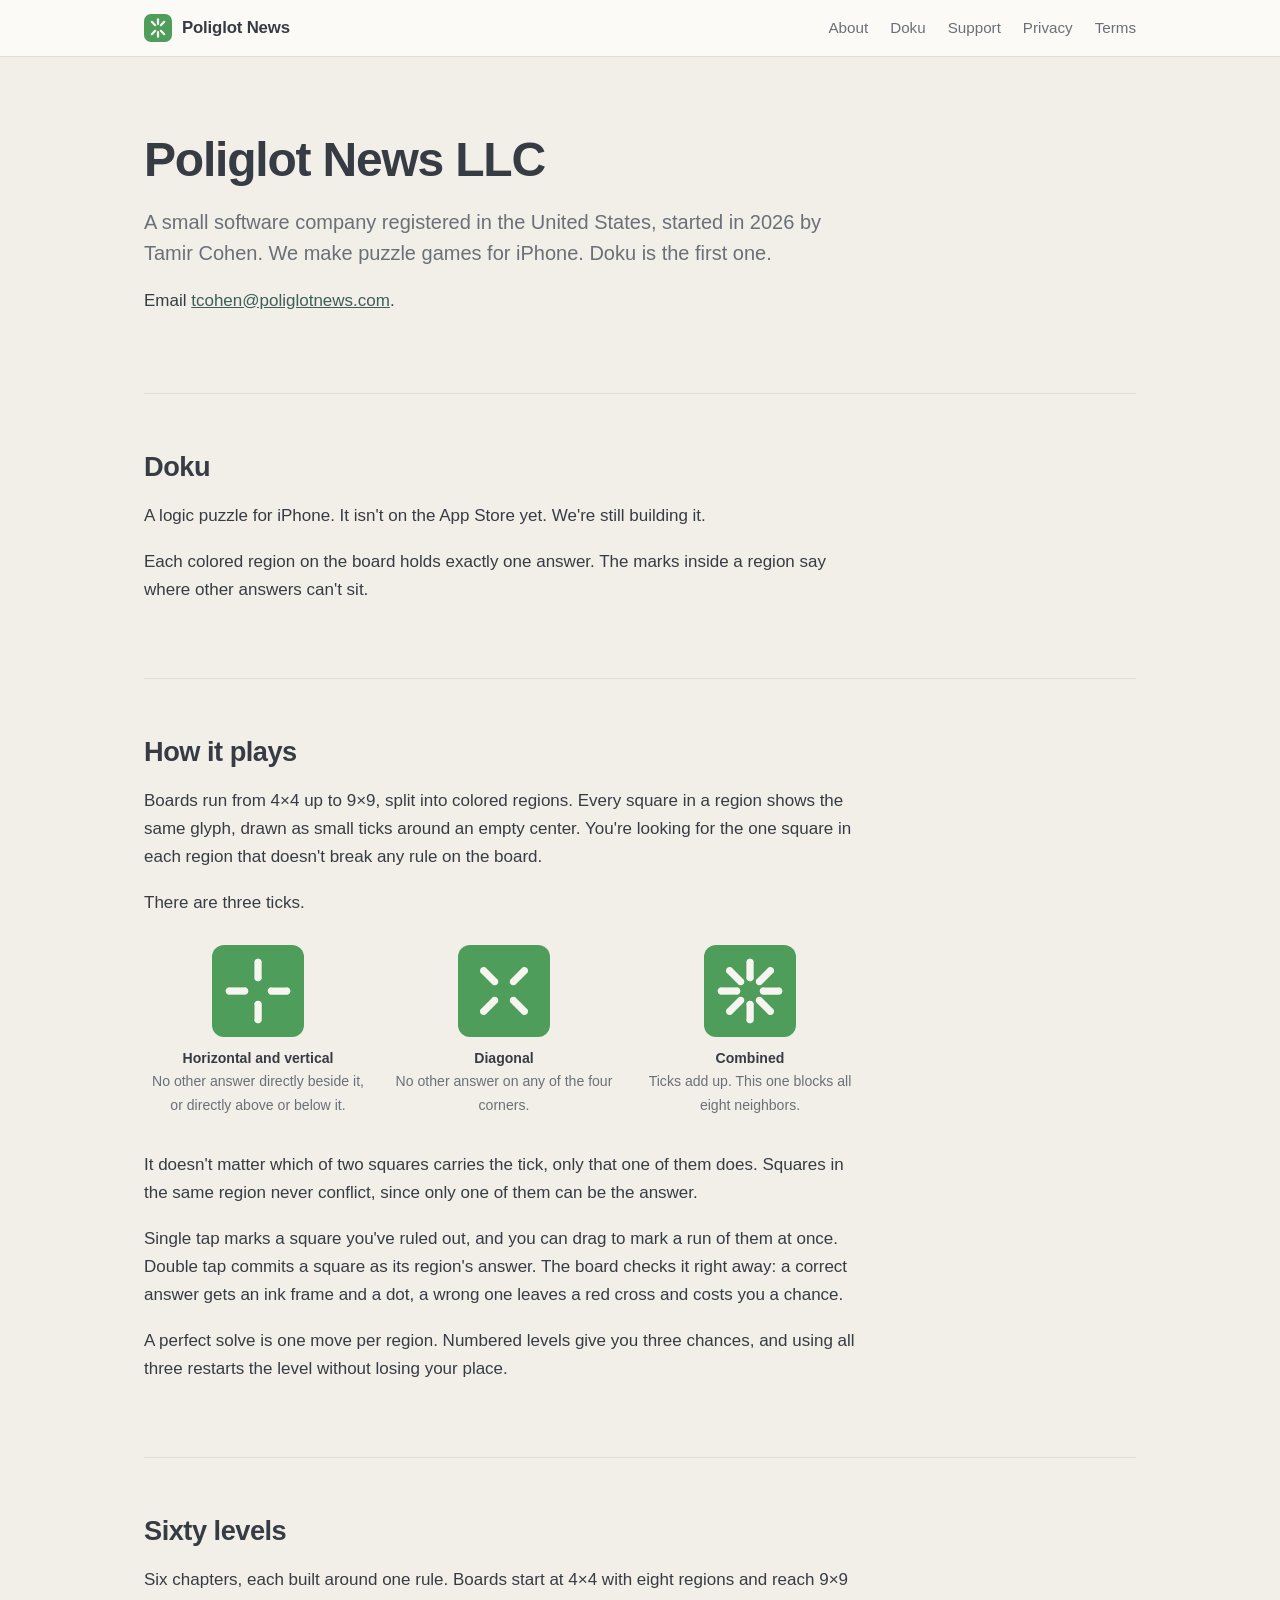
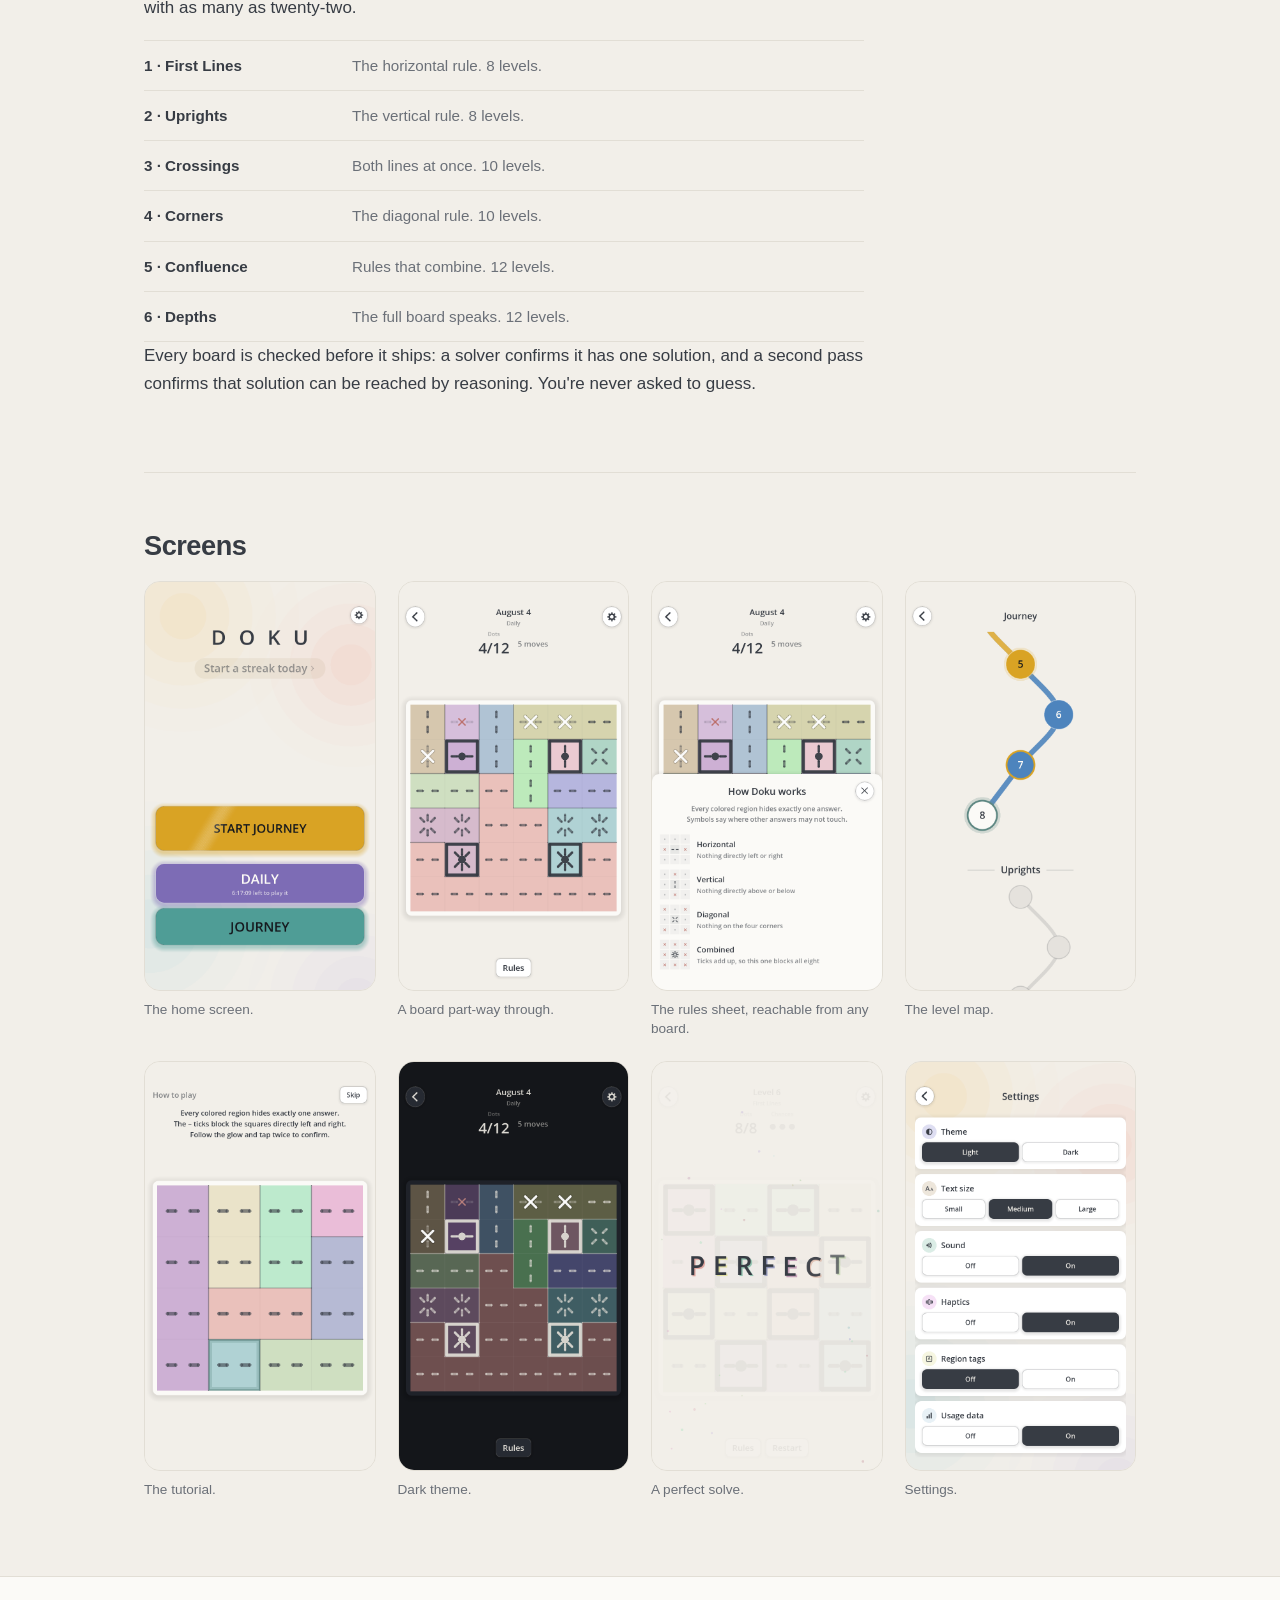
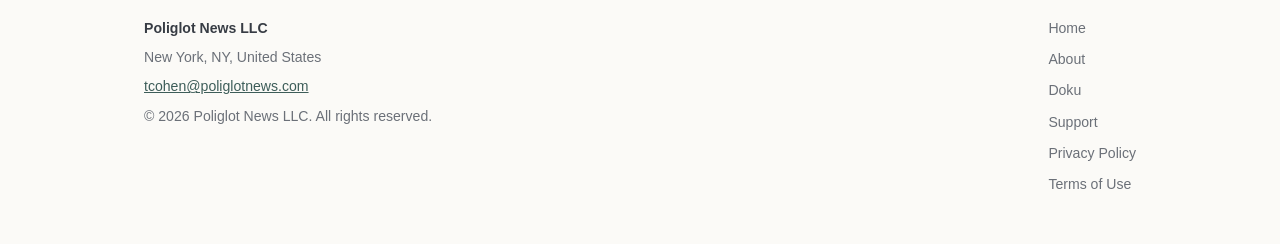
<file: index.html>
<!doctype html>
<html lang="en">
<head>
<meta charset="utf-8">
<meta name="viewport" content="width=device-width, initial-scale=1">
<title>Poliglot News LLC</title>
<meta name="description" content="Poliglot News LLC is a small software company that makes puzzle games for iPhone. Doku, a logic puzzle, is the first one.">
<link rel="canonical" href="https://poliglotnews.com/">
<meta property="og:type" content="website">
<meta property="og:site_name" content="Poliglot News">
<meta property="og:title" content="Poliglot News LLC">
<meta property="og:description" content="A small software company that makes puzzle games for iPhone. Doku, a logic puzzle, is the first one.">
<meta property="og:url" content="https://poliglotnews.com/">
<meta property="og:image" content="https://poliglotnews.com/assets/img/og.png">
<meta name="twitter:card" content="summary_large_image">
<link rel="icon" href="/assets/img/favicon.svg" type="image/svg+xml">
<link rel="icon" href="/assets/img/favicon-32.png" sizes="32x32">
<link rel="apple-touch-icon" href="/assets/img/apple-touch-icon.png">
<link rel="stylesheet" href="/assets/css/site.css">
<script type="application/ld+json">
{
  "@context": "https://schema.org",
  "@type": "Organization",
  "name": "Poliglot News",
  "legalName": "Poliglot News LLC",
  "url": "https://poliglotnews.com/",
  "logo": "https://poliglotnews.com/assets/img/logo.svg",
  "email": "tcohen@poliglotnews.com",
  "foundingDate": "2026",
  "address": {
    "@type": "PostalAddress",
    "addressLocality": "New York",
    "addressRegion": "NY",
    "addressCountry": "US"
  }
}
</script>
</head>
<body>

<header class="site-header">
  <nav>
    <a class="brand" href="/"><img src="/assets/img/logo.svg" alt=""> Poliglot News</a>
    <div class="nav-links">
      <a href="#about">About</a>
      <a href="#doku">Doku</a>
      <a href="/support.html">Support</a>
      <a href="/privacy.html">Privacy</a>
      <a href="/terms.html">Terms</a>
    </div>
  </nav>
</header>

<main>

  <section class="hero" id="about">
    <div class="wrap">
      <h1>Poliglot News LLC</h1>
      <p class="lede">A small software company registered in the United States, started in 2026 by Tamir Cohen. We make puzzle games for iPhone. Doku is the first one.</p>
      <p>Email <a href="mailto:tcohen@poliglotnews.com">tcohen@poliglotnews.com</a>.</p>
    </div>
  </section>

  <section id="doku">
    <div class="wrap">
      <h2>Doku</h2>
      <p>A logic puzzle for iPhone. It isn't on the App Store yet. We're still building it.</p>
      <p>Each colored region on the board holds exactly one answer. The marks inside a region say where other answers can't sit.</p>
    </div>
  </section>

  <section>
    <div class="wrap">
      <h2>How it plays</h2>
      <p>Boards run from 4×4 up to 9×9, split into colored regions. Every square in a region shows the same glyph, drawn as small ticks around an empty center. You're looking for the one square in each region that doesn't break any rule on the board.</p>
      <p>There are three ticks.</p>
    </div>

    <div class="glyphs">
      <figure>
        <img src="/assets/img/shots/cand_HV_green.png" alt="A green tile with one tick above, below, left and right of the center.">
        <figcaption><b>Horizontal and vertical</b>No other answer directly beside it, or directly above or below it.</figcaption>
      </figure>
      <figure>
        <img src="/assets/img/shots/cand_D.png" alt="A green tile with four diagonal ticks at the corners of the center.">
        <figcaption><b>Diagonal</b>No other answer on any of the four corners.</figcaption>
      </figure>
      <figure>
        <img src="/assets/img/shots/cand_HVD.png" alt="A green tile with eight ticks radiating in every direction.">
        <figcaption><b>Combined</b>Ticks add up. This one blocks all eight neighbors.</figcaption>
      </figure>
    </div>

    <div class="wrap">
      <p>It doesn't matter which of two squares carries the tick, only that one of them does. Squares in the same region never conflict, since only one of them can be the answer.</p>
      <p>Single tap marks a square you've ruled out, and you can drag to mark a run of them at once. Double tap commits a square as its region's answer. The board checks it right away: a correct answer gets an ink frame and a dot, a wrong one leaves a red cross and costs you a chance.</p>
      <p>A perfect solve is one move per region. Numbered levels give you three chances, and using all three restarts the level without losing your place.</p>
    </div>
  </section>

  <section>
    <div class="wrap">
      <h2>Sixty levels</h2>
      <p>Six chapters, each built around one rule. Boards start at 4×4 with eight regions and reach 9×9 with as many as twenty-two.</p>
      <dl class="facts">
        <div><dt>1 · First Lines</dt><dd>The horizontal rule. 8 levels.</dd></div>
        <div><dt>2 · Uprights</dt><dd>The vertical rule. 8 levels.</dd></div>
        <div><dt>3 · Crossings</dt><dd>Both lines at once. 10 levels.</dd></div>
        <div><dt>4 · Corners</dt><dd>The diagonal rule. 10 levels.</dd></div>
        <div><dt>5 · Confluence</dt><dd>Rules that combine. 12 levels.</dd></div>
        <div><dt>6 · Depths</dt><dd>The full board speaks. 12 levels.</dd></div>
      </dl>
      <p>Every board is checked before it ships: a solver confirms it has one solution, and a second pass confirms that solution can be reached by reasoning. You're never asked to guess.</p>
    </div>
  </section>

  <section>
    <div class="wrap"><h2>Screens</h2></div>
    <div class="shots">
      <figure>
        <img src="/assets/img/shots/home.png" alt="Doku home screen with Start Journey, Daily and Journey buttons.">
        <figcaption>The home screen.</figcaption>
      </figure>
      <figure>
        <img src="/assets/img/shots/game_mid.png" alt="A 6 by 6 Doku board partway through, showing four confirmed answers.">
        <figcaption>A board part-way through.</figcaption>
      </figure>
      <figure>
        <img src="/assets/img/shots/rule_sheet.png" alt="The in-game rules sheet explaining the horizontal, vertical, diagonal and combined rules.">
        <figcaption>The rules sheet, reachable from any board.</figcaption>
      </figure>
      <figure>
        <img src="/assets/img/shots/journey_progress.png" alt="The level map showing numbered levels along a winding trail.">
        <figcaption>The level map.</figcaption>
      </figure>
      <figure>
        <img src="/assets/img/shots/tutorial.png" alt="The Doku tutorial teaching the first rule on a small board.">
        <figcaption>The tutorial.</figcaption>
      </figure>
      <figure>
        <img src="/assets/img/shots/game_dark.png" alt="A Doku board rendered in the dark theme.">
        <figcaption>Dark theme.</figcaption>
      </figure>
      <figure>
        <img src="/assets/img/shots/win_banner.png" alt="The banner shown after solving a Doku board perfectly.">
        <figcaption>A perfect solve.</figcaption>
      </figure>
      <figure>
        <img src="/assets/img/shots/settings.png" alt="The Doku settings screen with theme, text size, sound, haptics and usage data options.">
        <figcaption>Settings.</figcaption>
      </figure>
    </div>
  </section>

</main>

<footer class="site-footer">
  <div class="inner">
    <div class="legal-block">
      <p class="org">Poliglot News LLC</p>
      <p>New York, NY, United States</p>
      <p><a href="mailto:tcohen@poliglotnews.com">tcohen@poliglotnews.com</a></p>
      <p>© 2026 Poliglot News LLC. All rights reserved.</p>
    </div>
    <nav aria-label="Footer">
      <a href="/">Home</a>
      <a href="/#about">About</a>
      <a href="/#doku">Doku</a>
      <a href="/support.html">Support</a>
      <a href="/privacy.html">Privacy Policy</a>
      <a href="/terms.html">Terms of Use</a>
    </nav>
  </div>
</footer>

</body>
</html>
</file>
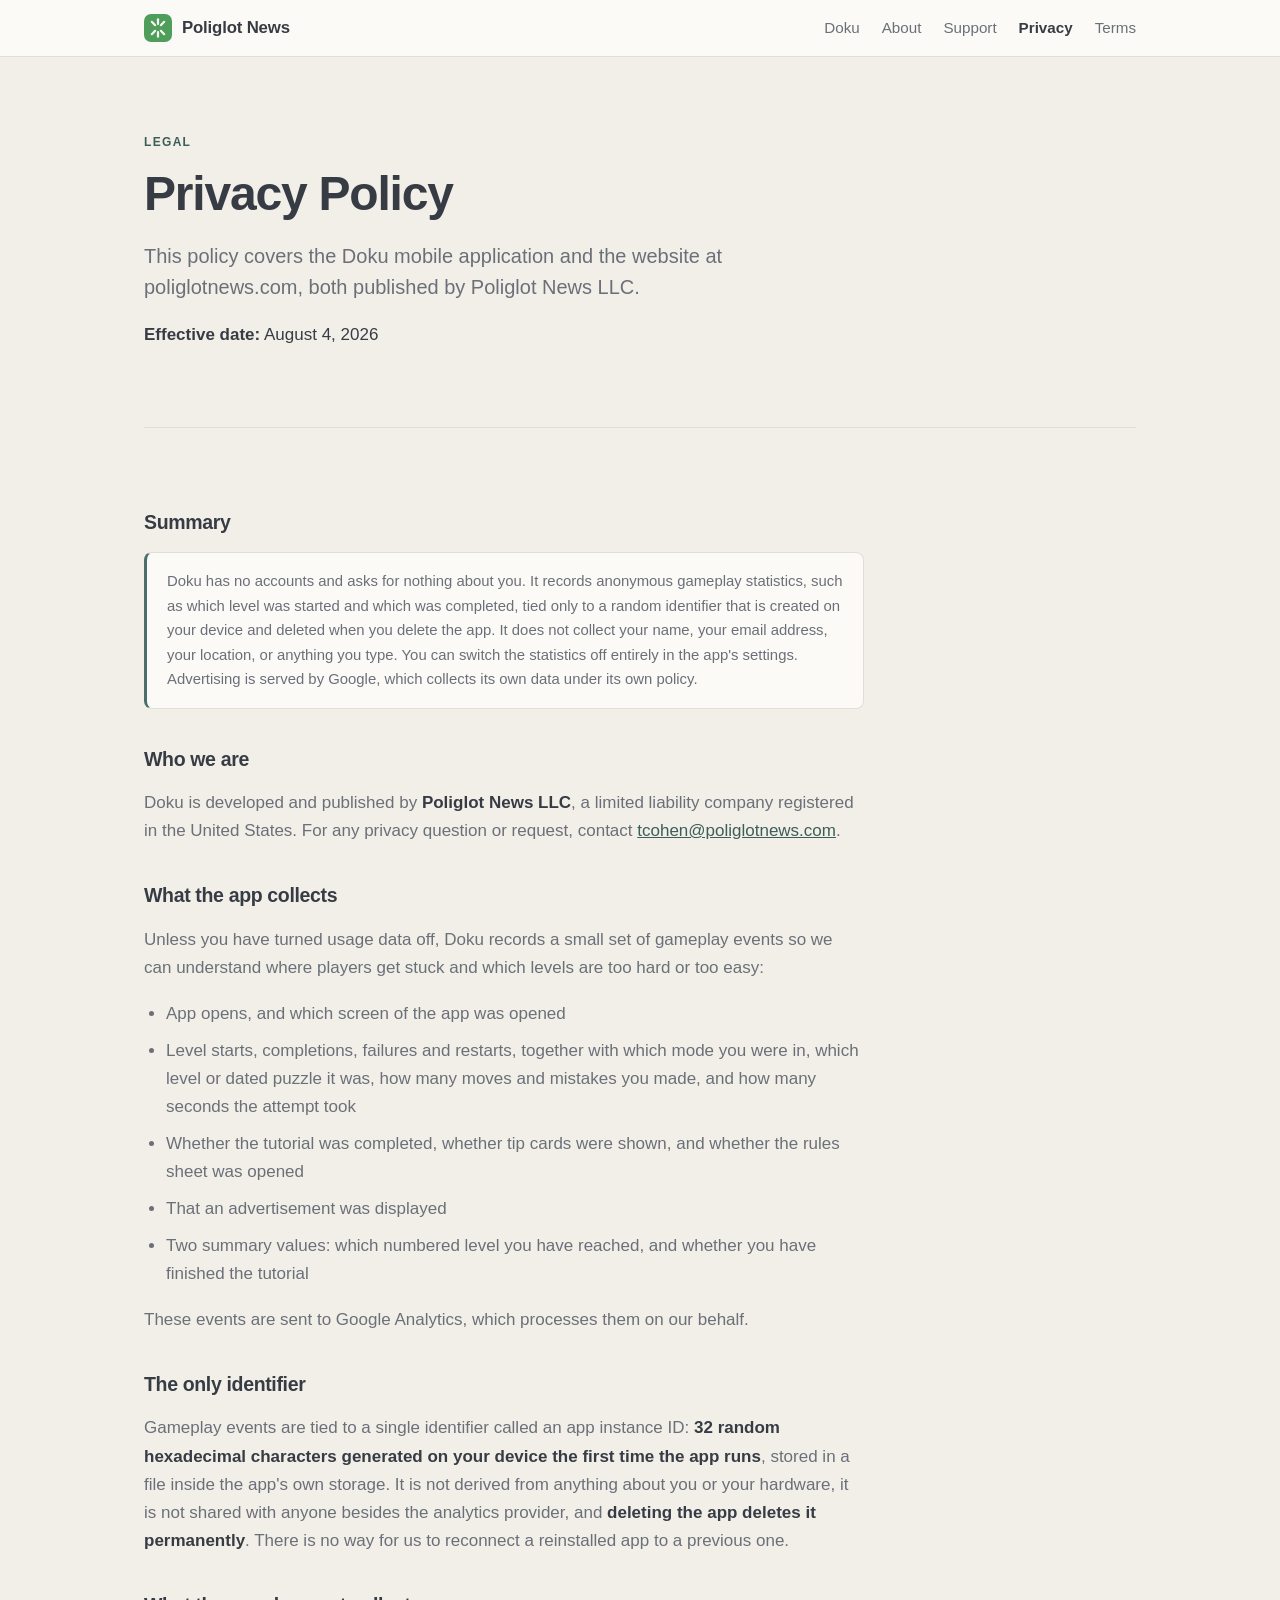
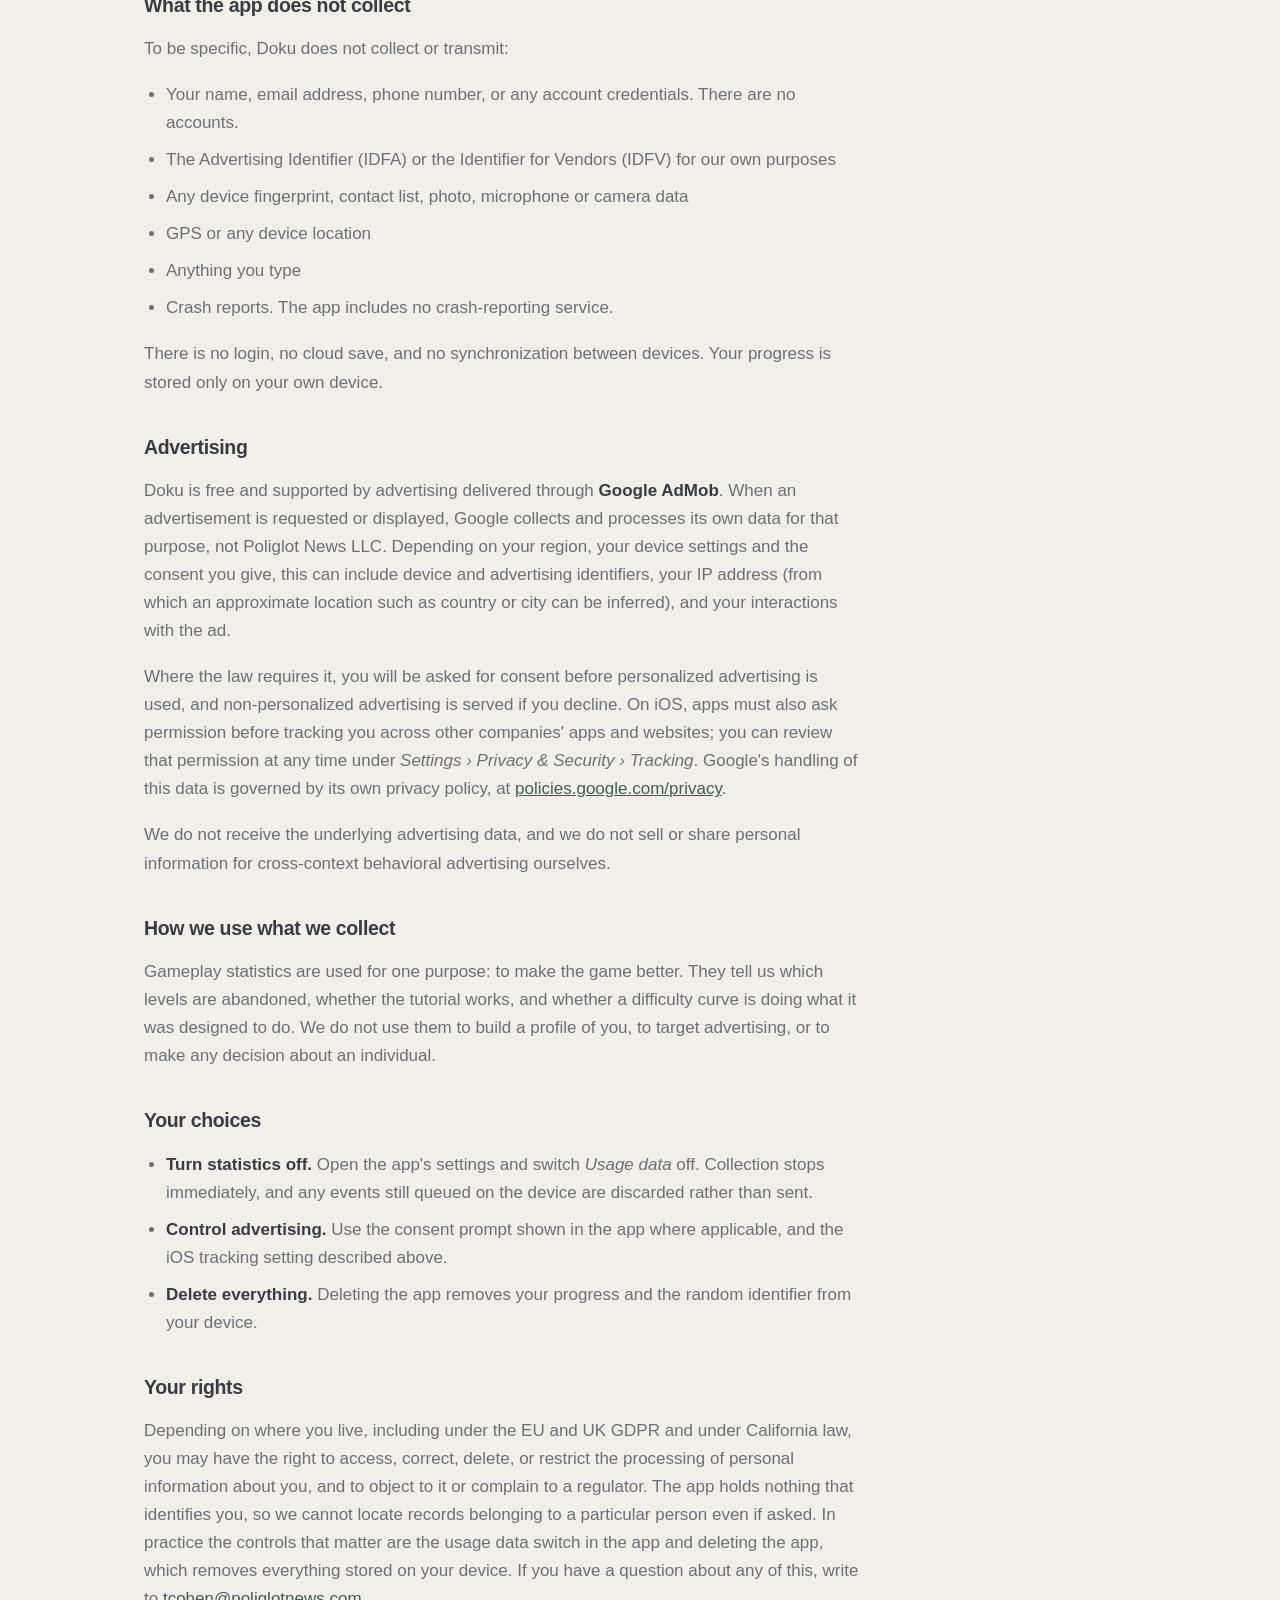
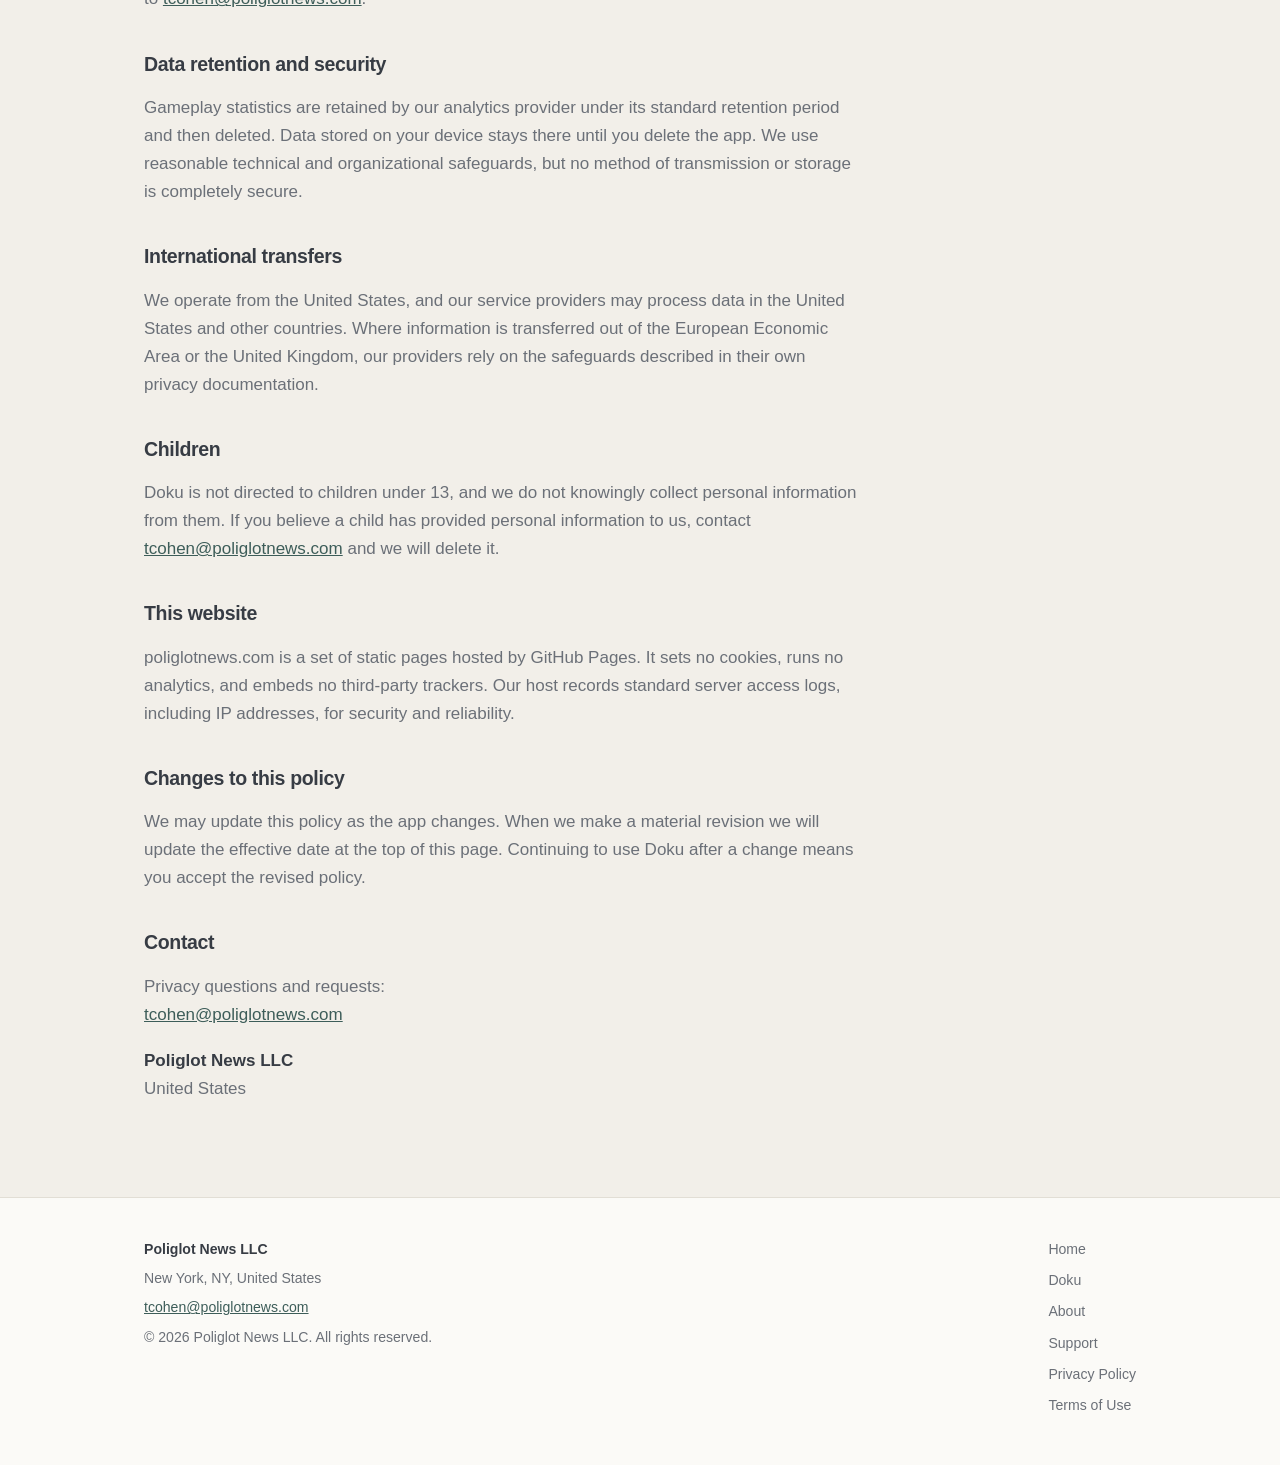
<file: privacy.html>
<!doctype html>
<html lang="en">
<head>
<meta charset="utf-8">
<meta name="viewport" content="width=device-width, initial-scale=1">
<title>Privacy Policy | Poliglot News LLC</title>
<meta name="description" content="The privacy policy for Doku and poliglotnews.com, published by Poliglot News LLC. What the app collects, what it does not, and how to turn collection off.">
<link rel="canonical" href="https://poliglotnews.com/privacy.html">
<meta property="og:type" content="article">
<meta property="og:site_name" content="Poliglot News">
<meta property="og:title" content="Privacy Policy | Poliglot News LLC">
<meta property="og:description" content="What Doku collects, what it does not, and how to turn collection off.">
<meta property="og:url" content="https://poliglotnews.com/privacy.html">
<meta property="og:image" content="https://poliglotnews.com/assets/img/og.png">
<meta name="twitter:card" content="summary_large_image">
<link rel="icon" href="/assets/img/favicon.svg" type="image/svg+xml">
<link rel="icon" href="/assets/img/favicon-32.png" sizes="32x32">
<link rel="apple-touch-icon" href="/assets/img/apple-touch-icon.png">
<link rel="stylesheet" href="/assets/css/site.css">
</head>
<body>

<header class="site-header">
  <nav>
    <a class="brand" href="/"><img src="/assets/img/logo.svg" alt=""> Poliglot News</a>
    <div class="nav-links">
      <a href="/#doku">Doku</a>
      <a href="/#about">About</a>
      <a href="/support.html">Support</a>
      <a href="/privacy.html" aria-current="page">Privacy</a>
      <a href="/terms.html">Terms</a>
    </div>
  </nav>
</header>

<main>

  <section class="hero">
    <div class="wrap">
      <p class="eyebrow">Legal</p>
      <h1>Privacy Policy</h1>
      <p class="lede">This policy covers the Doku mobile application and the website at poliglotnews.com, both published by Poliglot News LLC.</p>
      <p><strong>Effective date:</strong> August 4, 2026</p>
    </div>
  </section>

  <section class="legal">
    <div class="wrap">

      <h2>Summary</h2>
      <div class="note">
        <p>Doku has no accounts and asks for nothing about you. It records anonymous gameplay statistics, such as which level was started and which was completed, tied only to a random identifier that is created on your device and deleted when you delete the app. It does not collect your name, your email address, your location, or anything you type. You can switch the statistics off entirely in the app's settings. Advertising is served by Google, which collects its own data under its own policy.</p>
      </div>

      <h2>Who we are</h2>
      <p>Doku is developed and published by <strong>Poliglot News LLC</strong>, a limited liability company registered in the United States. For any privacy question or request, contact <a href="mailto:tcohen@poliglotnews.com">tcohen@poliglotnews.com</a>.</p>

      <h2>What the app collects</h2>
      <p>Unless you have turned usage data off, Doku records a small set of gameplay events so we can understand where players get stuck and which levels are too hard or too easy:</p>
      <ul>
        <li>App opens, and which screen of the app was opened</li>
        <li>Level starts, completions, failures and restarts, together with which mode you were in, which level or dated puzzle it was, how many moves and mistakes you made, and how many seconds the attempt took</li>
        <li>Whether the tutorial was completed, whether tip cards were shown, and whether the rules sheet was opened</li>
        <li>That an advertisement was displayed</li>
        <li>Two summary values: which numbered level you have reached, and whether you have finished the tutorial</li>
      </ul>
      <p>These events are sent to Google Analytics, which processes them on our behalf.</p>

      <h2>The only identifier</h2>
      <p>Gameplay events are tied to a single identifier called an app instance ID: <strong>32 random hexadecimal characters generated on your device the first time the app runs</strong>, stored in a file inside the app's own storage. It is not derived from anything about you or your hardware, it is not shared with anyone besides the analytics provider, and <strong>deleting the app deletes it permanently</strong>. There is no way for us to reconnect a reinstalled app to a previous one.</p>

      <h2>What the app does not collect</h2>
      <p>To be specific, Doku does not collect or transmit:</p>
      <ul>
        <li>Your name, email address, phone number, or any account credentials. There are no accounts.</li>
        <li>The Advertising Identifier (IDFA) or the Identifier for Vendors (IDFV) for our own purposes</li>
        <li>Any device fingerprint, contact list, photo, microphone or camera data</li>
        <li>GPS or any device location</li>
        <li>Anything you type</li>
        <li>Crash reports. The app includes no crash-reporting service.</li>
      </ul>
      <p>There is no login, no cloud save, and no synchronization between devices. Your progress is stored only on your own device.</p>

      <h2>Advertising</h2>
      <p>Doku is free and supported by advertising delivered through <strong>Google AdMob</strong>. When an advertisement is requested or displayed, Google collects and processes its own data for that purpose, not Poliglot News LLC. Depending on your region, your device settings and the consent you give, this can include device and advertising identifiers, your IP address (from which an approximate location such as country or city can be inferred), and your interactions with the ad.</p>
      <p>Where the law requires it, you will be asked for consent before personalized advertising is used, and non-personalized advertising is served if you decline. On iOS, apps must also ask permission before tracking you across other companies' apps and websites; you can review that permission at any time under <em>Settings › Privacy &amp; Security › Tracking</em>. Google's handling of this data is governed by its own privacy policy, at <a href="https://policies.google.com/privacy" rel="noopener">policies.google.com/privacy</a>.</p>
      <p>We do not receive the underlying advertising data, and we do not sell or share personal information for cross-context behavioral advertising ourselves.</p>

      <h2>How we use what we collect</h2>
      <p>Gameplay statistics are used for one purpose: to make the game better. They tell us which levels are abandoned, whether the tutorial works, and whether a difficulty curve is doing what it was designed to do. We do not use them to build a profile of you, to target advertising, or to make any decision about an individual.</p>

      <h2>Your choices</h2>
      <ul>
        <li><strong>Turn statistics off.</strong> Open the app's settings and switch <em>Usage data</em> off. Collection stops immediately, and any events still queued on the device are discarded rather than sent.</li>
        <li><strong>Control advertising.</strong> Use the consent prompt shown in the app where applicable, and the iOS tracking setting described above.</li>
        <li><strong>Delete everything.</strong> Deleting the app removes your progress and the random identifier from your device.</li>
      </ul>

      <h2>Your rights</h2>
      <p>Depending on where you live, including under the EU and UK GDPR and under California law, you may have the right to access, correct, delete, or restrict the processing of personal information about you, and to object to it or complain to a regulator. The app holds nothing that identifies you, so we cannot locate records belonging to a particular person even if asked. In practice the controls that matter are the usage data switch in the app and deleting the app, which removes everything stored on your device. If you have a question about any of this, write to <a href="mailto:tcohen@poliglotnews.com">tcohen@poliglotnews.com</a>.</p>

      <h2>Data retention and security</h2>
      <p>Gameplay statistics are retained by our analytics provider under its standard retention period and then deleted. Data stored on your device stays there until you delete the app. We use reasonable technical and organizational safeguards, but no method of transmission or storage is completely secure.</p>

      <h2>International transfers</h2>
      <p>We operate from the United States, and our service providers may process data in the United States and other countries. Where information is transferred out of the European Economic Area or the United Kingdom, our providers rely on the safeguards described in their own privacy documentation.</p>

      <h2>Children</h2>
      <p>Doku is not directed to children under 13, and we do not knowingly collect personal information from them. If you believe a child has provided personal information to us, contact <a href="mailto:tcohen@poliglotnews.com">tcohen@poliglotnews.com</a> and we will delete it.</p>

      <h2>This website</h2>
      <p>poliglotnews.com is a set of static pages hosted by GitHub Pages. It sets no cookies, runs no analytics, and embeds no third-party trackers. Our host records standard server access logs, including IP addresses, for security and reliability.</p>

      <h2>Changes to this policy</h2>
      <p>We may update this policy as the app changes. When we make a material revision we will update the effective date at the top of this page. Continuing to use Doku after a change means you accept the revised policy.</p>

      <h2>Contact</h2>
      <p>Privacy questions and requests:<br>
      <a href="mailto:tcohen@poliglotnews.com">tcohen@poliglotnews.com</a></p>
      <p><strong>Poliglot News LLC</strong><br>
      United States</p>

    </div>
  </section>

</main>

<footer class="site-footer">
  <div class="inner">
    <div class="legal-block">
      <p class="org">Poliglot News LLC</p>
      <p>New York, NY, United States</p>
      <p><a href="mailto:tcohen@poliglotnews.com">tcohen@poliglotnews.com</a></p>
      <p>© 2026 Poliglot News LLC. All rights reserved.</p>
    </div>
    <nav aria-label="Footer">
      <a href="/">Home</a>
      <a href="/#doku">Doku</a>
      <a href="/#about">About</a>
      <a href="/support.html">Support</a>
      <a href="/privacy.html">Privacy Policy</a>
      <a href="/terms.html">Terms of Use</a>
    </nav>
  </div>
</footer>

</body>
</html>
</file>
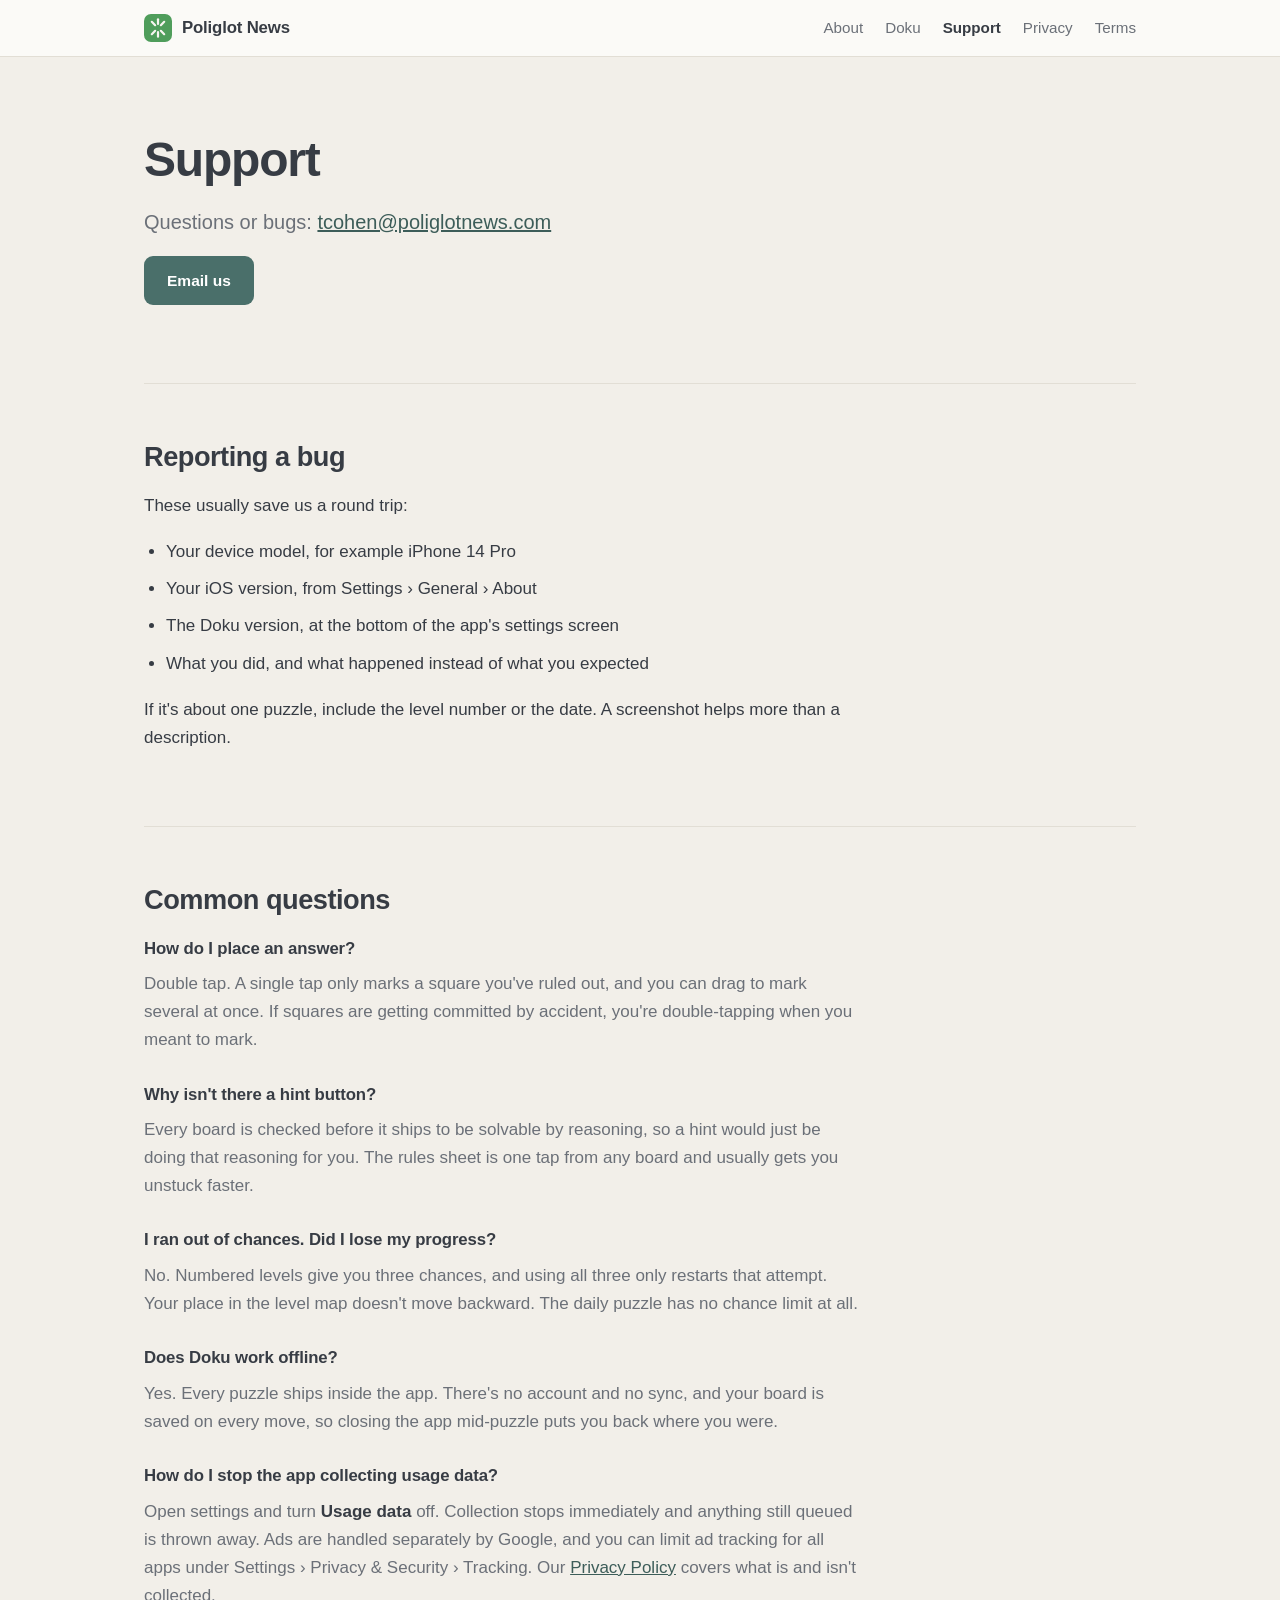
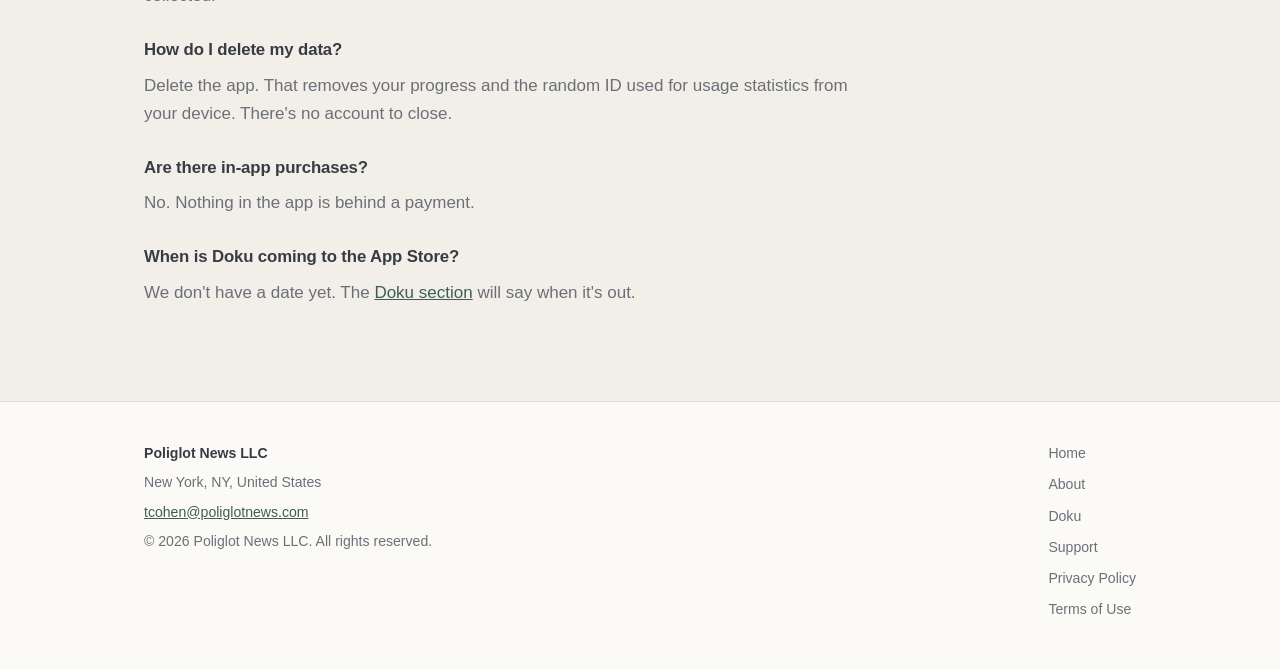
<file: support.html>
<!doctype html>
<html lang="en">
<head>
<meta charset="utf-8">
<meta name="viewport" content="width=device-width, initial-scale=1">
<title>Support | Doku, Poliglot News</title>
<meta name="description" content="Support for Doku by Poliglot News LLC. Contact tcohen@poliglotnews.com, plus answers to common questions about the rules, progress and privacy settings.">
<link rel="canonical" href="https://poliglotnews.com/support.html">
<meta property="og:type" content="article">
<meta property="og:site_name" content="Poliglot News">
<meta property="og:title" content="Support | Doku, Poliglot News">
<meta property="og:description" content="How to reach us about Doku, and answers to common questions.">
<meta property="og:url" content="https://poliglotnews.com/support.html">
<meta property="og:image" content="https://poliglotnews.com/assets/img/og.png">
<meta name="twitter:card" content="summary_large_image">
<link rel="icon" href="/assets/img/favicon.svg" type="image/svg+xml">
<link rel="icon" href="/assets/img/favicon-32.png" sizes="32x32">
<link rel="apple-touch-icon" href="/assets/img/apple-touch-icon.png">
<link rel="stylesheet" href="/assets/css/site.css">
</head>
<body>

<header class="site-header">
  <nav>
    <a class="brand" href="/"><img src="/assets/img/logo.svg" alt=""> Poliglot News</a>
    <div class="nav-links">
      <a href="/#about">About</a>
      <a href="/#doku">Doku</a>
      <a href="/support.html" aria-current="page">Support</a>
      <a href="/privacy.html">Privacy</a>
      <a href="/terms.html">Terms</a>
    </div>
  </nav>
</header>

<main>

  <section class="hero">
    <div class="wrap">
      <h1>Support</h1>
      <p class="lede">Questions or bugs: <a href="mailto:tcohen@poliglotnews.com">tcohen@poliglotnews.com</a></p>
      <p><a class="btn" href="mailto:tcohen@poliglotnews.com?subject=Doku%20support">Email us</a></p>
    </div>
  </section>

  <section>
    <div class="wrap">
      <h2>Reporting a bug</h2>
      <p>These usually save us a round trip:</p>
      <ul>
        <li>Your device model, for example iPhone 14 Pro</li>
        <li>Your iOS version, from Settings › General › About</li>
        <li>The Doku version, at the bottom of the app's settings screen</li>
        <li>What you did, and what happened instead of what you expected</li>
      </ul>
      <p>If it's about one puzzle, include the level number or the date. A screenshot helps more than a description.</p>
    </div>
  </section>

  <section class="faq">
    <div class="wrap">
      <h2>Common questions</h2>

      <h3>How do I place an answer?</h3>
      <p>Double tap. A single tap only marks a square you've ruled out, and you can drag to mark several at once. If squares are getting committed by accident, you're double-tapping when you meant to mark.</p>

      <h3>Why isn't there a hint button?</h3>
      <p>Every board is checked before it ships to be solvable by reasoning, so a hint would just be doing that reasoning for you. The rules sheet is one tap from any board and usually gets you unstuck faster.</p>

      <h3>I ran out of chances. Did I lose my progress?</h3>
      <p>No. Numbered levels give you three chances, and using all three only restarts that attempt. Your place in the level map doesn't move backward. The daily puzzle has no chance limit at all.</p>

      <h3>Does Doku work offline?</h3>
      <p>Yes. Every puzzle ships inside the app. There's no account and no sync, and your board is saved on every move, so closing the app mid-puzzle puts you back where you were.</p>

      <h3>How do I stop the app collecting usage data?</h3>
      <p>Open settings and turn <strong>Usage data</strong> off. Collection stops immediately and anything still queued is thrown away. Ads are handled separately by Google, and you can limit ad tracking for all apps under Settings › Privacy &amp; Security › Tracking. Our <a href="/privacy.html">Privacy Policy</a> covers what is and isn't collected.</p>

      <h3>How do I delete my data?</h3>
      <p>Delete the app. That removes your progress and the random ID used for usage statistics from your device. There's no account to close.</p>

      <h3>Are there in-app purchases?</h3>
      <p>No. Nothing in the app is behind a payment.</p>

      <h3>When is Doku coming to the App Store?</h3>
      <p>We don't have a date yet. The <a href="/#doku">Doku section</a> will say when it's out.</p>
    </div>
  </section>

</main>

<footer class="site-footer">
  <div class="inner">
    <div class="legal-block">
      <p class="org">Poliglot News LLC</p>
      <p>New York, NY, United States</p>
      <p><a href="mailto:tcohen@poliglotnews.com">tcohen@poliglotnews.com</a></p>
      <p>© 2026 Poliglot News LLC. All rights reserved.</p>
    </div>
    <nav aria-label="Footer">
      <a href="/">Home</a>
      <a href="/#about">About</a>
      <a href="/#doku">Doku</a>
      <a href="/support.html">Support</a>
      <a href="/privacy.html">Privacy Policy</a>
      <a href="/terms.html">Terms of Use</a>
    </nav>
  </div>
</footer>

</body>
</html>
</file>
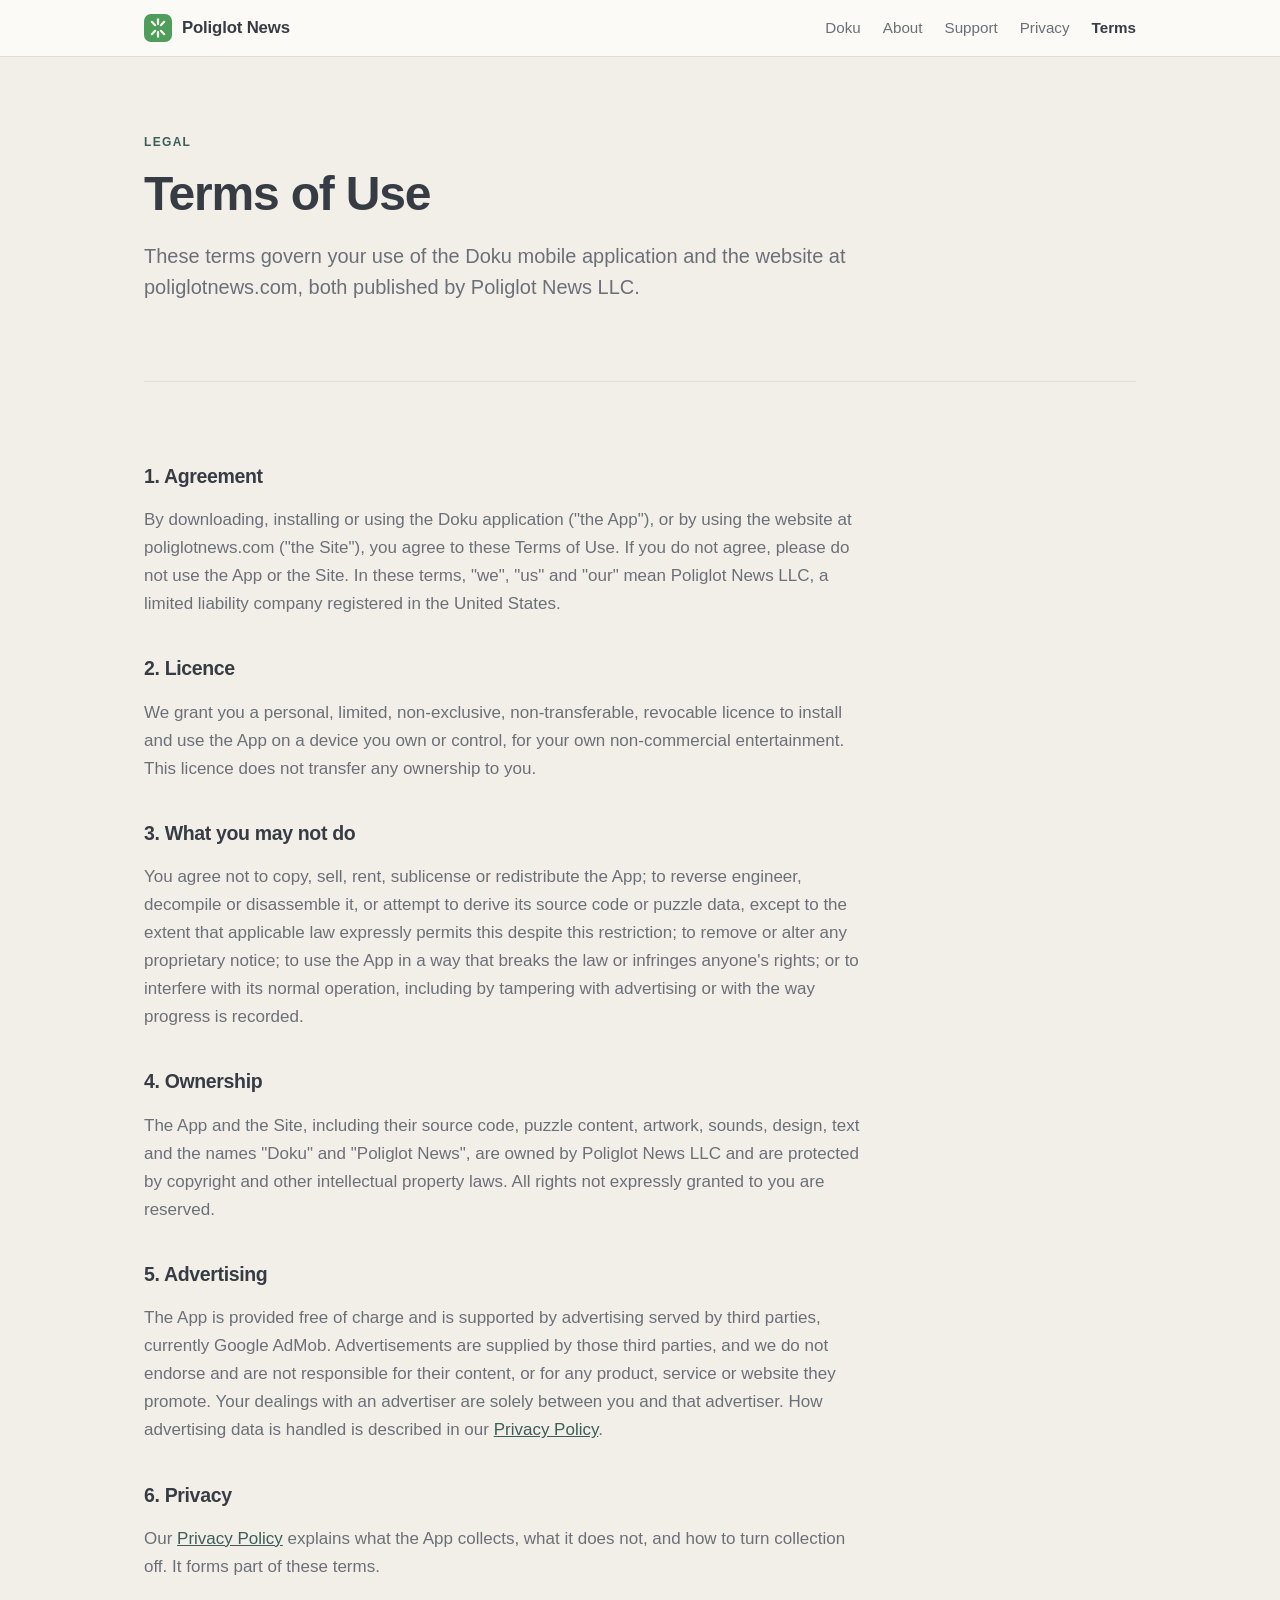
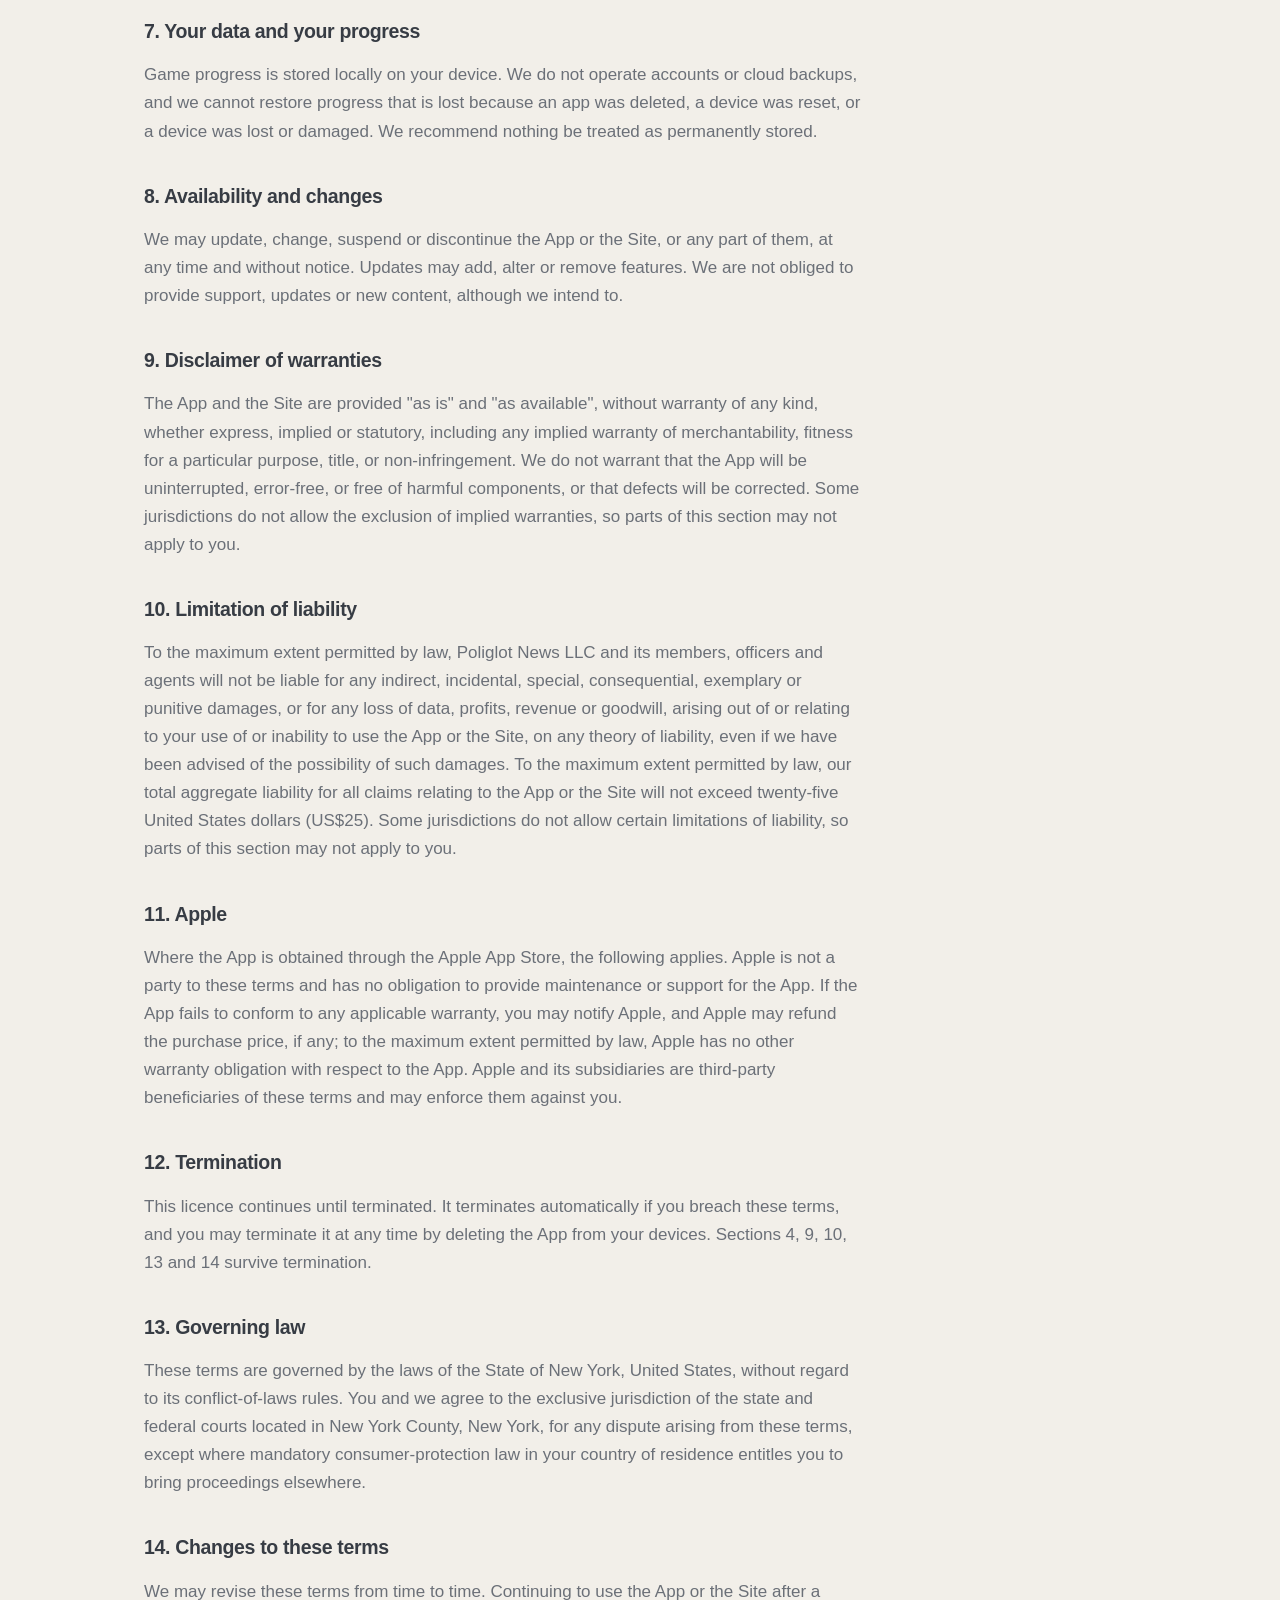
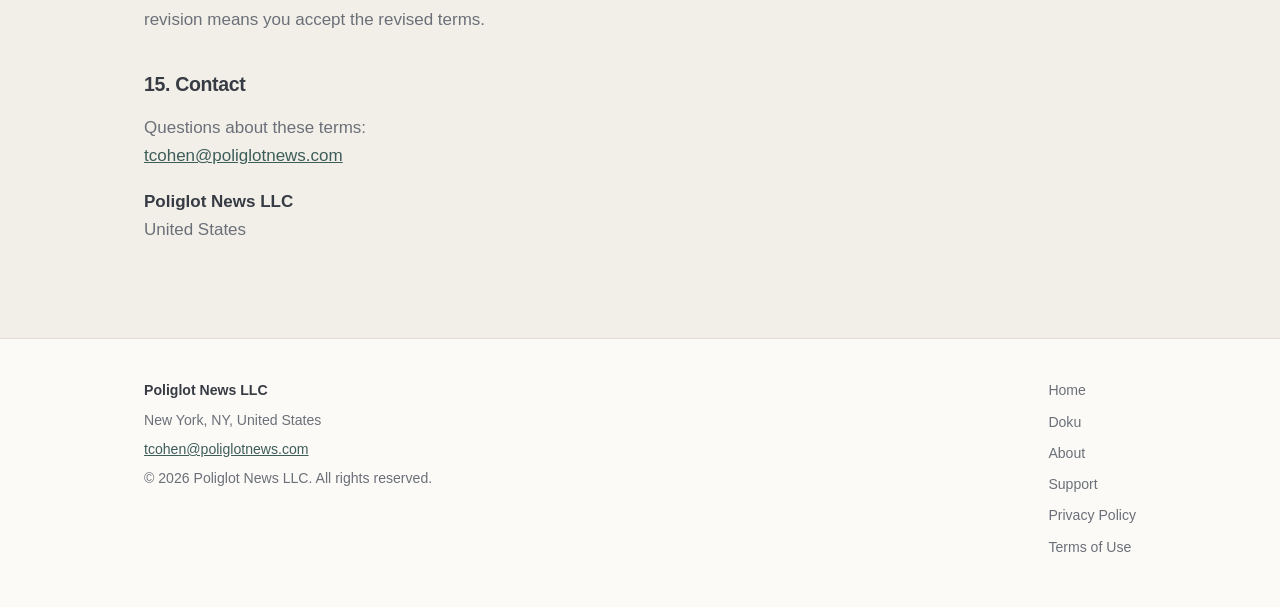
<file: terms.html>
<!doctype html>
<html lang="en">
<head>
<meta charset="utf-8">
<meta name="viewport" content="width=device-width, initial-scale=1">
<title>Terms of Use | Poliglot News LLC</title>
<meta name="description" content="The terms of use governing the Doku mobile application and the poliglotnews.com website, published by Poliglot News LLC.">
<link rel="canonical" href="https://poliglotnews.com/terms.html">
<meta property="og:type" content="article">
<meta property="og:site_name" content="Poliglot News">
<meta property="og:title" content="Terms of Use | Poliglot News LLC">
<meta property="og:description" content="The terms governing the Doku app and the poliglotnews.com website.">
<meta property="og:url" content="https://poliglotnews.com/terms.html">
<meta property="og:image" content="https://poliglotnews.com/assets/img/og.png">
<meta name="twitter:card" content="summary_large_image">
<link rel="icon" href="/assets/img/favicon.svg" type="image/svg+xml">
<link rel="icon" href="/assets/img/favicon-32.png" sizes="32x32">
<link rel="apple-touch-icon" href="/assets/img/apple-touch-icon.png">
<link rel="stylesheet" href="/assets/css/site.css">
</head>
<body>

<header class="site-header">
  <nav>
    <a class="brand" href="/"><img src="/assets/img/logo.svg" alt=""> Poliglot News</a>
    <div class="nav-links">
      <a href="/#doku">Doku</a>
      <a href="/#about">About</a>
      <a href="/support.html">Support</a>
      <a href="/privacy.html">Privacy</a>
      <a href="/terms.html" aria-current="page">Terms</a>
    </div>
  </nav>
</header>

<main>

  <section class="hero">
    <div class="wrap">
      <p class="eyebrow">Legal</p>
      <h1>Terms of Use</h1>
      <p class="lede">These terms govern your use of the Doku mobile application and the website at poliglotnews.com, both published by Poliglot News LLC.</p>
    </div>
  </section>

  <section class="legal">
    <div class="wrap">

      <h2>1. Agreement</h2>
      <p>By downloading, installing or using the Doku application ("the App"), or by using the website at poliglotnews.com ("the Site"), you agree to these Terms of Use. If you do not agree, please do not use the App or the Site. In these terms, "we", "us" and "our" mean Poliglot News LLC, a limited liability company registered in the United States.</p>

      <h2>2. Licence</h2>
      <p>We grant you a personal, limited, non-exclusive, non-transferable, revocable licence to install and use the App on a device you own or control, for your own non-commercial entertainment. This licence does not transfer any ownership to you.</p>

      <h2>3. What you may not do</h2>
      <p>You agree not to copy, sell, rent, sublicense or redistribute the App; to reverse engineer, decompile or disassemble it, or attempt to derive its source code or puzzle data, except to the extent that applicable law expressly permits this despite this restriction; to remove or alter any proprietary notice; to use the App in a way that breaks the law or infringes anyone's rights; or to interfere with its normal operation, including by tampering with advertising or with the way progress is recorded.</p>

      <h2>4. Ownership</h2>
      <p>The App and the Site, including their source code, puzzle content, artwork, sounds, design, text and the names "Doku" and "Poliglot News", are owned by Poliglot News LLC and are protected by copyright and other intellectual property laws. All rights not expressly granted to you are reserved.</p>

      <h2>5. Advertising</h2>
      <p>The App is provided free of charge and is supported by advertising served by third parties, currently Google AdMob. Advertisements are supplied by those third parties, and we do not endorse and are not responsible for their content, or for any product, service or website they promote. Your dealings with an advertiser are solely between you and that advertiser. How advertising data is handled is described in our <a href="/privacy.html">Privacy Policy</a>.</p>

      <h2>6. Privacy</h2>
      <p>Our <a href="/privacy.html">Privacy Policy</a> explains what the App collects, what it does not, and how to turn collection off. It forms part of these terms.</p>

      <h2>7. Your data and your progress</h2>
      <p>Game progress is stored locally on your device. We do not operate accounts or cloud backups, and we cannot restore progress that is lost because an app was deleted, a device was reset, or a device was lost or damaged. We recommend nothing be treated as permanently stored.</p>

      <h2>8. Availability and changes</h2>
      <p>We may update, change, suspend or discontinue the App or the Site, or any part of them, at any time and without notice. Updates may add, alter or remove features. We are not obliged to provide support, updates or new content, although we intend to.</p>

      <h2>9. Disclaimer of warranties</h2>
      <p>The App and the Site are provided "as is" and "as available", without warranty of any kind, whether express, implied or statutory, including any implied warranty of merchantability, fitness for a particular purpose, title, or non-infringement. We do not warrant that the App will be uninterrupted, error-free, or free of harmful components, or that defects will be corrected. Some jurisdictions do not allow the exclusion of implied warranties, so parts of this section may not apply to you.</p>

      <h2>10. Limitation of liability</h2>
      <p>To the maximum extent permitted by law, Poliglot News LLC and its members, officers and agents will not be liable for any indirect, incidental, special, consequential, exemplary or punitive damages, or for any loss of data, profits, revenue or goodwill, arising out of or relating to your use of or inability to use the App or the Site, on any theory of liability, even if we have been advised of the possibility of such damages. To the maximum extent permitted by law, our total aggregate liability for all claims relating to the App or the Site will not exceed twenty-five United States dollars (US$25). Some jurisdictions do not allow certain limitations of liability, so parts of this section may not apply to you.</p>

      <h2>11. Apple</h2>
      <p>Where the App is obtained through the Apple App Store, the following applies. Apple is not a party to these terms and has no obligation to provide maintenance or support for the App. If the App fails to conform to any applicable warranty, you may notify Apple, and Apple may refund the purchase price, if any; to the maximum extent permitted by law, Apple has no other warranty obligation with respect to the App. Apple and its subsidiaries are third-party beneficiaries of these terms and may enforce them against you.</p>

      <h2>12. Termination</h2>
      <p>This licence continues until terminated. It terminates automatically if you breach these terms, and you may terminate it at any time by deleting the App from your devices. Sections 4, 9, 10, 13 and 14 survive termination.</p>

      <h2>13. Governing law</h2>
      <p>These terms are governed by the laws of the State of New York, United States, without regard to its conflict-of-laws rules. You and we agree to the exclusive jurisdiction of the state and federal courts located in New York County, New York, for any dispute arising from these terms, except where mandatory consumer-protection law in your country of residence entitles you to bring proceedings elsewhere.</p>

      <h2>14. Changes to these terms</h2>
      <p>We may revise these terms from time to time. Continuing to use the App or the Site after a revision means you accept the revised terms.</p>

      <h2>15. Contact</h2>
      <p>Questions about these terms:<br>
      <a href="mailto:tcohen@poliglotnews.com">tcohen@poliglotnews.com</a></p>
      <p><strong>Poliglot News LLC</strong><br>
      United States</p>

    </div>
  </section>

</main>

<footer class="site-footer">
  <div class="inner">
    <div class="legal-block">
      <p class="org">Poliglot News LLC</p>
      <p>New York, NY, United States</p>
      <p><a href="mailto:tcohen@poliglotnews.com">tcohen@poliglotnews.com</a></p>
      <p>© 2026 Poliglot News LLC. All rights reserved.</p>
    </div>
    <nav aria-label="Footer">
      <a href="/">Home</a>
      <a href="/#doku">Doku</a>
      <a href="/#about">About</a>
      <a href="/support.html">Support</a>
      <a href="/privacy.html">Privacy Policy</a>
      <a href="/terms.html">Terms of Use</a>
    </nav>
  </div>
</footer>

</body>
</html>
</file>
<file: assets/css/site.css>
/* Poliglot News LLC, shared site styles */

:root {
  --bg: #f2efe9;
  --surface: #fbfaf7;
  --card: #ffffff;
  --ink: #373c44;
  --muted: #6b7078;
  --faint: #9aa0a8;
  --border: #e2ded5;
  --accent: #4a6f6a;
  --accent-ink: #3d5d59;
  --brand: #4f9d5b;
  --gold: #b8871c;
  --radius: 14px;
  --maxw: 1040px;
  --textw: 720px;
}

@media (prefers-color-scheme: dark) {
  :root {
    --bg: #14161a;
    --surface: #1f2229;
    --card: #262a32;
    --ink: #dcd9d2;
    --muted: #a8a49c;
    --faint: #7d8189;
    --border: #343943;
    --accent: #8fb3ae;
    --accent-ink: #a6c6c1;
    --brand: #6bbd78;
    --gold: #f5cf62;
  }
}

* { box-sizing: border-box; }

html { -webkit-text-size-adjust: 100%; }

body {
  margin: 0;
  font-family: -apple-system, BlinkMacSystemFont, "Segoe UI", Roboto, Helvetica, Arial, sans-serif;
  background: var(--bg);
  color: var(--ink);
  line-height: 1.65;
  font-size: 17px;
  /* keep the footer at the bottom on short pages */
  display: flex;
  flex-direction: column;
  min-height: 100vh;
}

a { color: var(--accent-ink); }
a:hover { color: var(--ink); }

:focus-visible {
  outline: 2px solid var(--accent);
  outline-offset: 3px;
  border-radius: 4px;
}

img { max-width: 100%; height: auto; display: block; }

/* ---------- header ---------- */

.site-header {
  border-bottom: 1px solid var(--border);
  background: var(--surface);
  position: sticky;
  top: 0;
  z-index: 10;
}

.site-header nav {
  max-width: var(--maxw);
  margin: 0 auto;
  padding: 14px 24px;
  display: flex;
  align-items: center;
  justify-content: space-between;
  gap: 16px;
  flex-wrap: wrap;
}

.brand {
  display: flex;
  align-items: center;
  gap: 10px;
  font-weight: 650;
  font-size: 1.05rem;
  letter-spacing: -0.01em;
  text-decoration: none;
  color: var(--ink);
}

.brand img { width: 28px; height: 28px; border-radius: 7px; }

.nav-links {
  display: flex;
  gap: 22px;
  flex-wrap: wrap;
}

.nav-links a {
  color: var(--muted);
  text-decoration: none;
  font-size: 0.95rem;
}

.nav-links a:hover,
.nav-links a[aria-current="page"] { color: var(--ink); }
.nav-links a[aria-current="page"] { font-weight: 600; }

/* ---------- layout ---------- */

main {
  max-width: var(--maxw);
  margin: 0 auto;
  padding: 0 24px;
  width: 100%;
  flex: 1 0 auto;
}

.wrap { max-width: var(--textw); }

section { padding: 56px 0; border-bottom: 1px solid var(--border); }
section[id] { scroll-margin-top: 78px; }
section:last-of-type { border-bottom: 0; }

.hero { padding: 76px 0 60px; }

h1 {
  font-size: clamp(2rem, 4.6vw, 3rem);
  line-height: 1.12;
  letter-spacing: -0.025em;
  margin: 0 0 20px;
  font-weight: 680;
}

h2 {
  font-size: clamp(1.35rem, 2.6vw, 1.7rem);
  line-height: 1.25;
  letter-spacing: -0.018em;
  margin: 0 0 18px;
  font-weight: 650;
}

h3 {
  font-size: 1.05rem;
  margin: 0 0 8px;
  font-weight: 650;
  letter-spacing: -0.008em;
}

p { margin: 0 0 18px; max-width: var(--textw); }

.lede {
  font-size: clamp(1.08rem, 2vw, 1.25rem);
  color: var(--muted);
  line-height: 1.55;
}

.eyebrow {
  text-transform: uppercase;
  letter-spacing: 0.11em;
  font-size: 0.75rem;
  font-weight: 700;
  color: var(--accent-ink);
  margin: 0 0 14px;
}

ul, ol { max-width: var(--textw); padding-left: 22px; margin: 0 0 18px; }
li { margin-bottom: 9px; }

strong { font-weight: 650; color: var(--ink); }

hr { border: 0; border-top: 1px solid var(--border); margin: 34px 0; }

/* ---------- components ---------- */

.grid {
  display: grid;
  gap: 20px;
  grid-template-columns: repeat(auto-fit, minmax(240px, 1fr));
}

.card {
  background: var(--card);
  border: 1px solid var(--border);
  border-radius: var(--radius);
  padding: 24px;
}

.card p:last-child, .card ul:last-child { margin-bottom: 0; }

.card p { font-size: 0.95rem; color: var(--muted); }

.btn {
  display: inline-block;
  background: var(--accent);
  color: #ffffff;
  padding: 11px 22px;
  border-radius: 9px;
  text-decoration: none;
  font-weight: 600;
  font-size: 0.97rem;
  border: 1px solid transparent;
}

.btn:hover { background: var(--accent-ink); color: #ffffff; }

@media (prefers-color-scheme: dark) {
  .btn { color: #14161a; }
  .btn:hover { color: #14161a; }
}

.btn-quiet {
  background: transparent;
  color: var(--accent-ink);
  border-color: var(--border);
}

.btn-quiet:hover { background: var(--surface); color: var(--ink); }

.badge {
  display: inline-block;
  font-size: 0.76rem;
  font-weight: 650;
  letter-spacing: 0.05em;
  text-transform: uppercase;
  color: var(--gold);
  border: 1px solid currentColor;
  border-radius: 999px;
  padding: 2px 11px;
  vertical-align: 3px;
}

/* screenshots */
.shots {
  display: grid;
  gap: 22px;
  grid-template-columns: repeat(auto-fit, minmax(190px, 1fr));
  margin: 0;
  padding: 0;
}

.shots figure { margin: 0; }

.shots img {
  width: 100%;
  border-radius: 16px;
  border: 1px solid var(--border);
  background: var(--surface);
}

.shots figcaption {
  font-size: 0.85rem;
  color: var(--muted);
  margin-top: 9px;
  line-height: 1.45;
}

/* rule glyph tiles */
.glyphs {
  display: grid;
  gap: 18px;
  grid-template-columns: repeat(auto-fit, minmax(150px, 1fr));
  max-width: var(--textw);
  margin: 28px 0 34px;
}

.glyphs figure {
  margin: 0;
  text-align: center;
}

.glyphs img {
  width: 92px;
  height: 92px;
  border-radius: 12px;
  margin: 0 auto 10px;
}

.glyphs figcaption { font-size: 0.88rem; color: var(--muted); }
.glyphs b { display: block; color: var(--ink); font-weight: 650; }

/* definition-style rows */
.facts {
  border-top: 1px solid var(--border);
  max-width: var(--textw);
  margin: 0;
}

.facts div {
  display: flex;
  gap: 18px;
  flex-wrap: wrap;
  padding: 12px 0;
  border-bottom: 1px solid var(--border);
  font-size: 0.95rem;
}

.facts dt {
  flex: 0 0 190px;
  font-weight: 600;
  color: var(--ink);
  margin: 0;
}

.facts dd { margin: 0; color: var(--muted); flex: 1 1 220px; }

/* FAQ */
.faq h3 { margin-top: 26px; }
.faq h3:first-of-type { margin-top: 0; }
.faq p { color: var(--muted); }

/* legal pages */
.legal p, .legal li { color: var(--muted); }
.legal h2 { margin-top: 38px; font-size: 1.22rem; }
.legal h2:first-of-type { margin-top: 26px; }

.note {
  background: var(--surface);
  border: 1px solid var(--border);
  border-left: 3px solid var(--accent);
  border-radius: 8px;
  padding: 16px 20px;
  font-size: 0.93rem;
  color: var(--muted);
  max-width: var(--textw);
}

.note p:last-child { margin-bottom: 0; }

/* ---------- footer ---------- */

.site-footer {
  border-top: 1px solid var(--border);
  background: var(--surface);
  margin-top: 20px;
  padding: 40px 0 48px;
}

.site-footer .inner {
  max-width: var(--maxw);
  margin: 0 auto;
  padding: 0 24px;
  display: flex;
  justify-content: space-between;
  gap: 26px;
  flex-wrap: wrap;
}

.site-footer .legal-block { max-width: 420px; }

.site-footer p {
  font-size: 0.88rem;
  color: var(--muted);
  margin: 0 0 6px;
}

.site-footer .org { color: var(--ink); font-weight: 600; }

.site-footer nav {
  display: flex;
  flex-direction: column;
  gap: 8px;
}

.site-footer nav a {
  font-size: 0.88rem;
  color: var(--muted);
  text-decoration: none;
}

.site-footer nav a:hover { color: var(--ink); }

/* ---------- responsive ---------- */

@media (max-width: 640px) {
  body { font-size: 16px; }
  section { padding: 42px 0; }
  .hero { padding: 48px 0 40px; }
  main, .site-header nav, .site-footer .inner { padding-left: 18px; padding-right: 18px; }
  .facts dt { flex: 1 1 100%; }
  .facts div { gap: 2px; }
  .nav-links { gap: 16px; }
}
</file>
